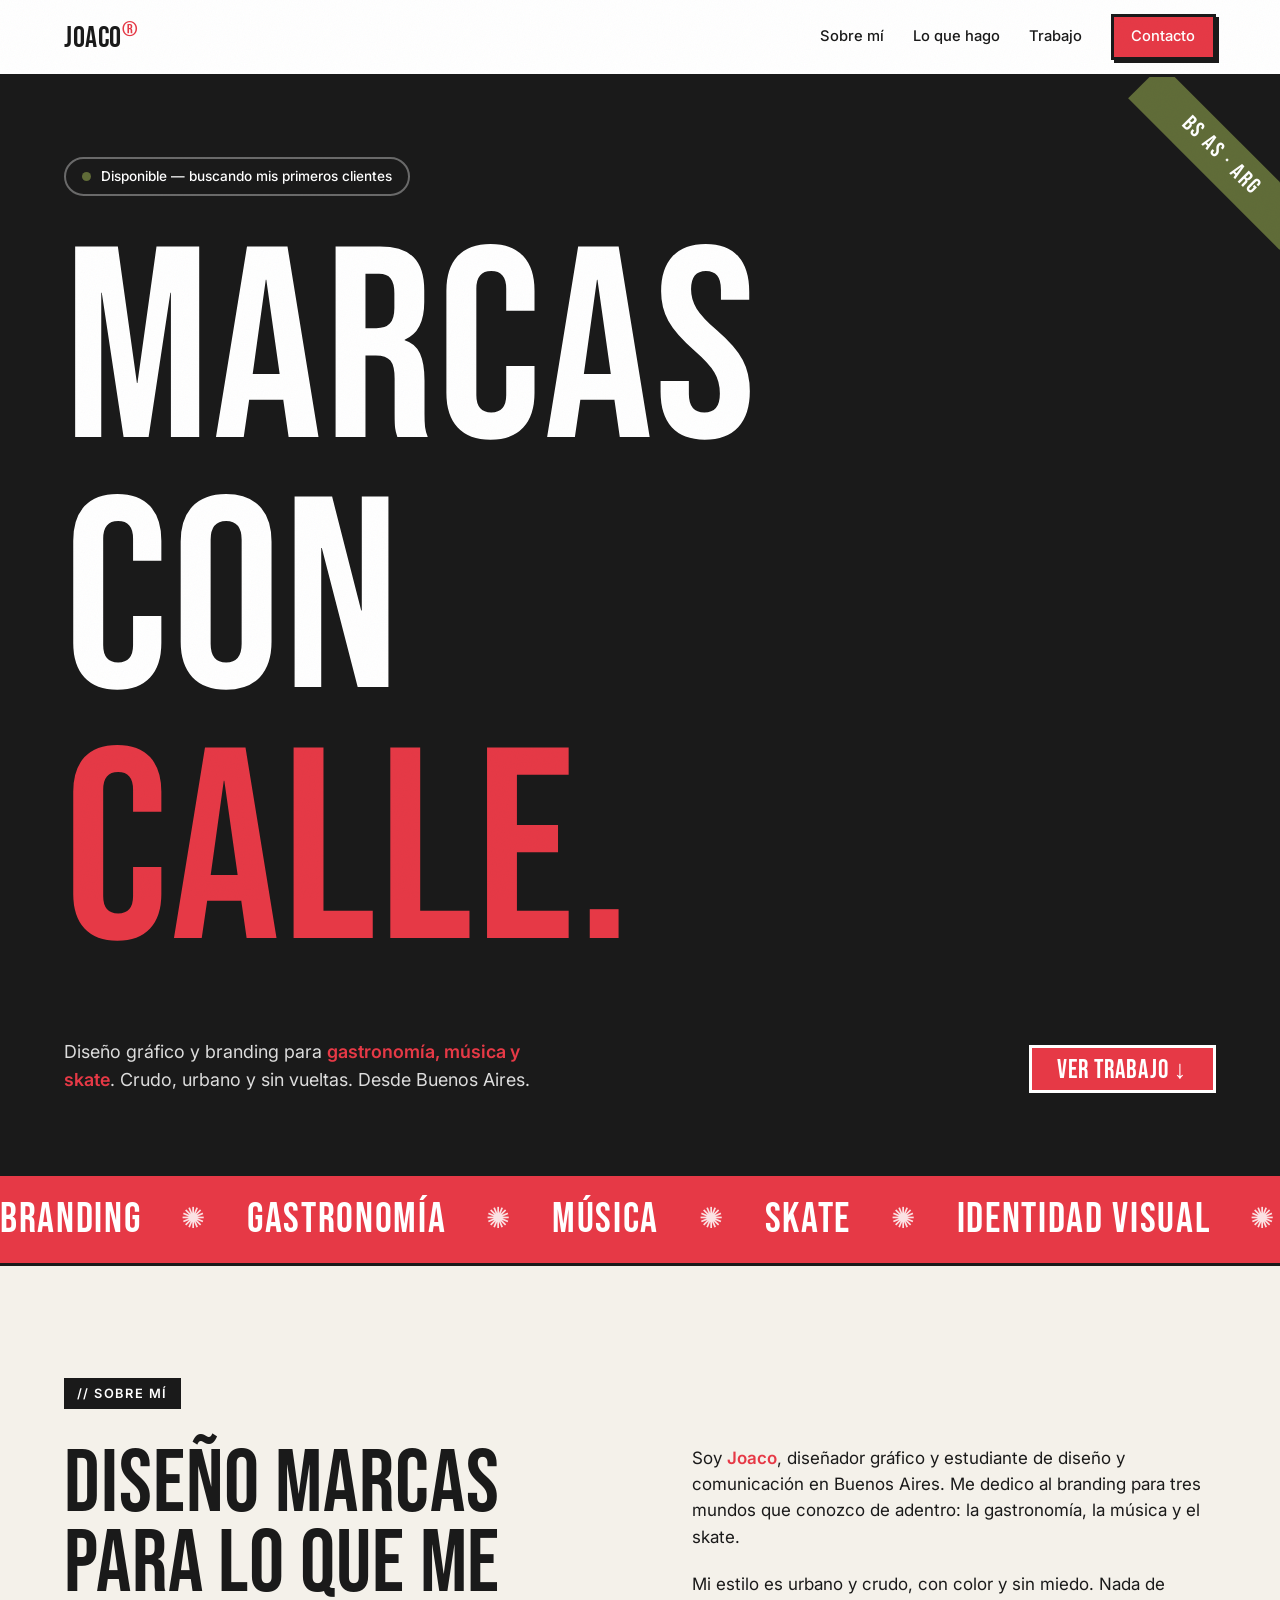
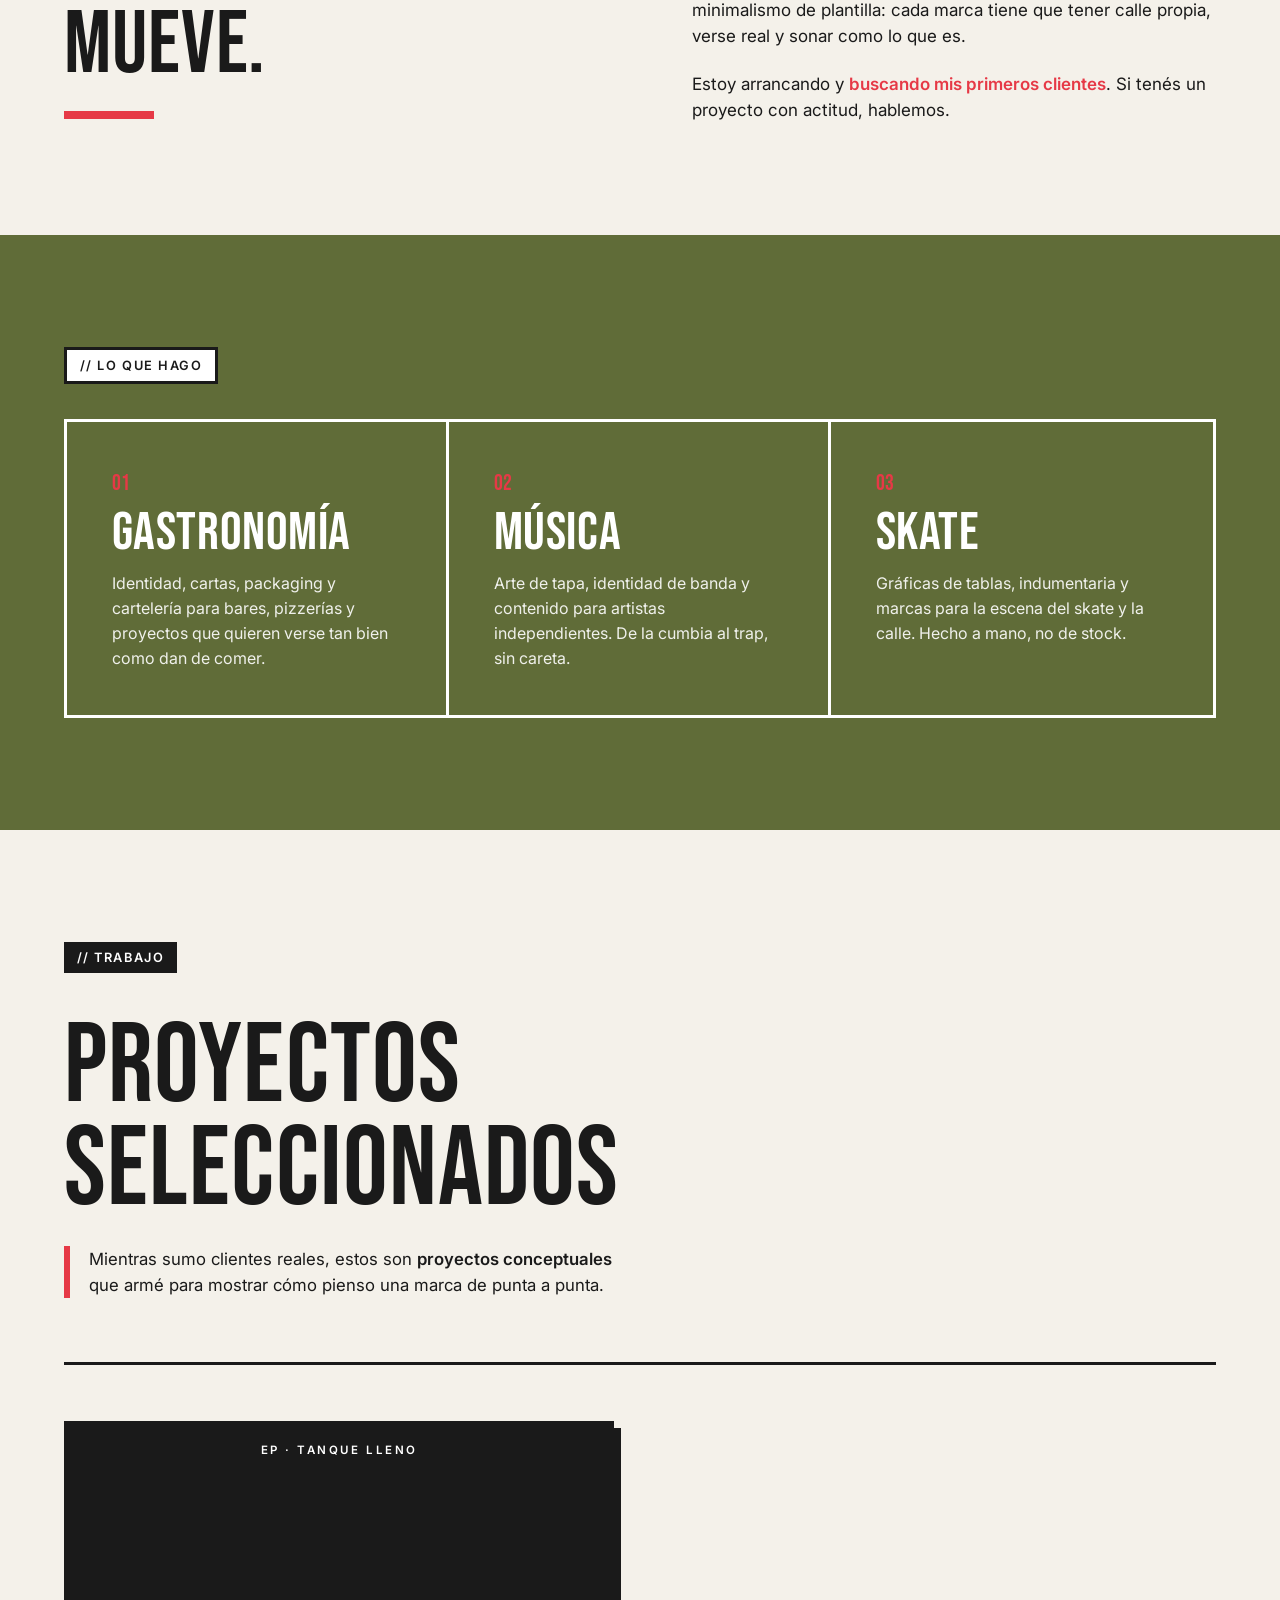
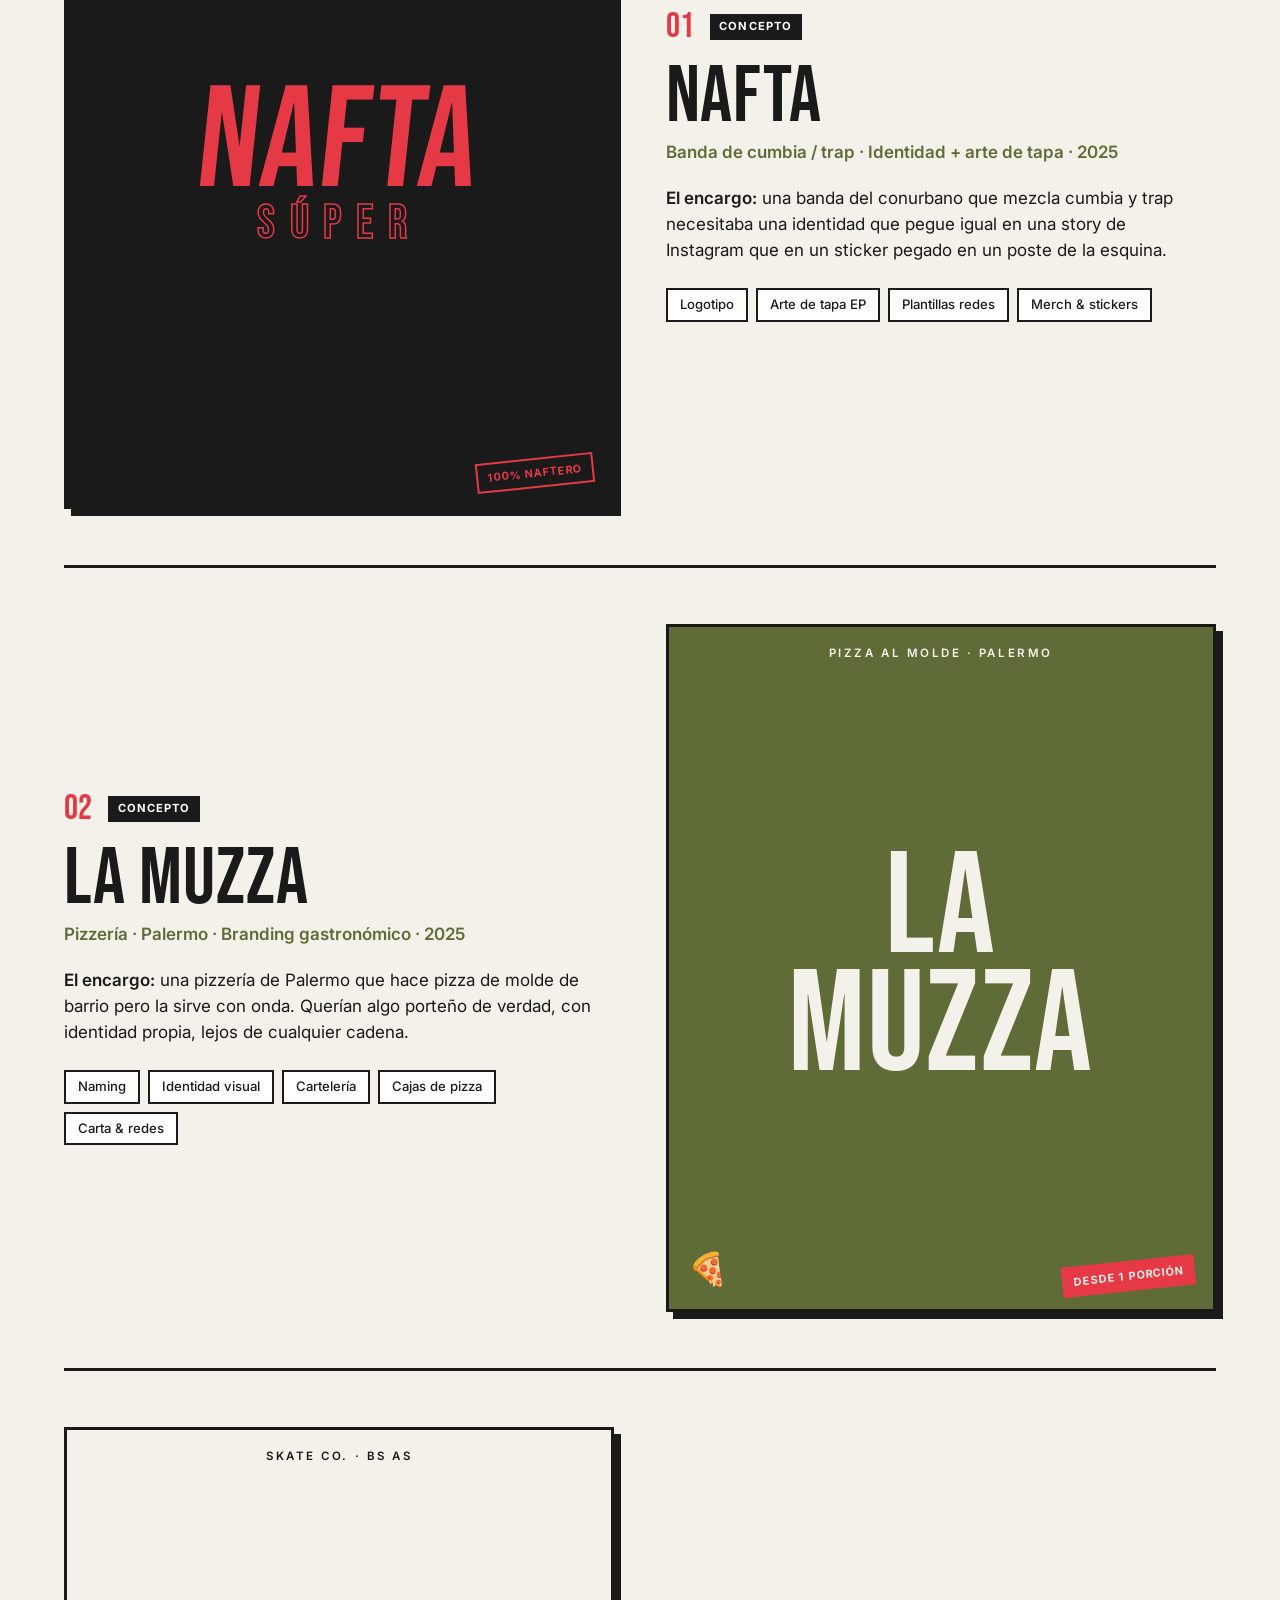
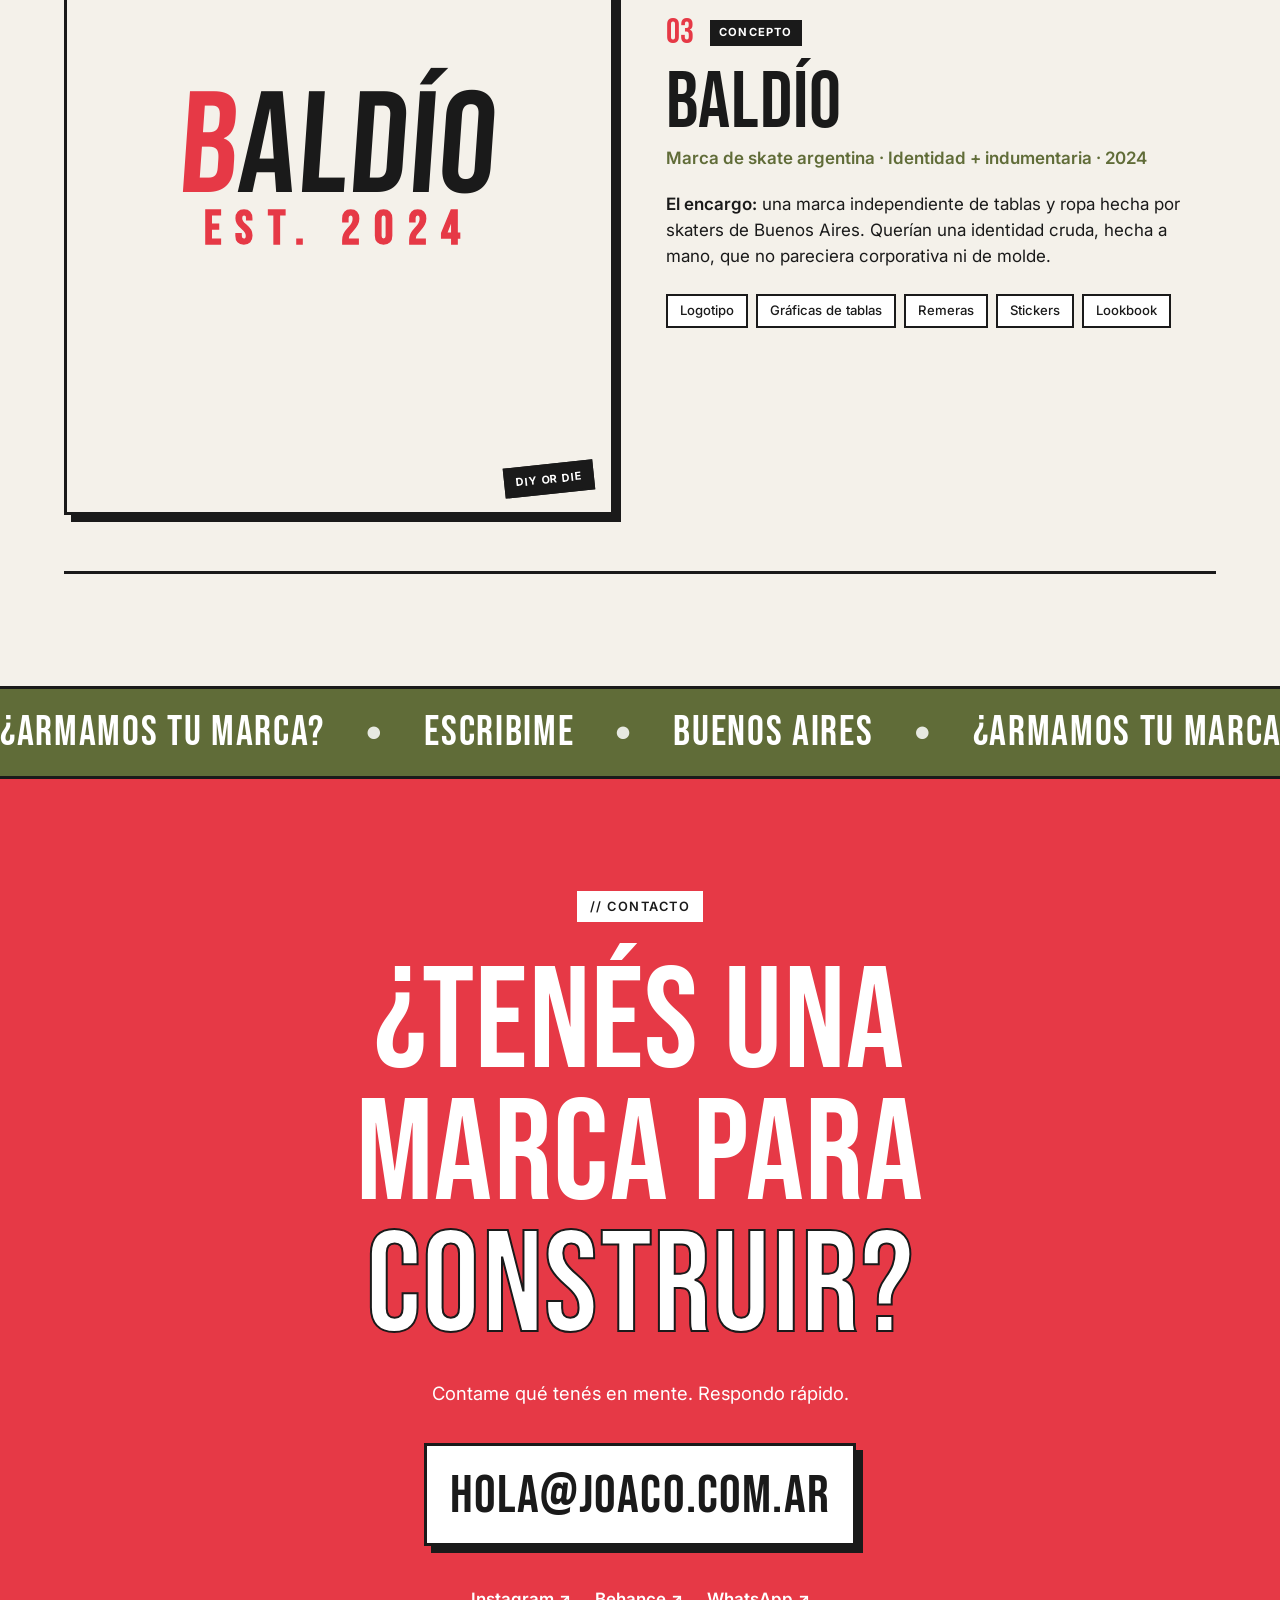
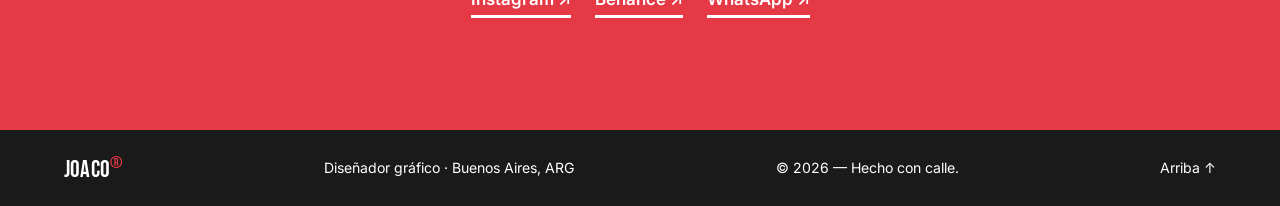
<file: index.html>
<!DOCTYPE html>
<html lang="es">
<head>
  <meta charset="UTF-8" />
  <meta name="viewport" content="width=device-width, initial-scale=1.0" />
  <title>JOACO — Diseñador gráfico · Buenos Aires</title>
  <meta name="description" content="Joaco, diseñador gráfico de Buenos Aires. Branding crudo y urbano para gastronomía, música y skate." />

  <link rel="preconnect" href="https://fonts.googleapis.com" />
  <link rel="preconnect" href="https://fonts.gstatic.com" crossorigin />
  <link href="https://fonts.googleapis.com/css2?family=Bebas+Neue&family=Inter:wght@400;500;600&display=swap" rel="stylesheet" />

  <link rel="stylesheet" href="styles.css" />
</head>
<body>
  <!-- ===== NAV ===== -->
  <header class="nav" id="top">
    <a class="logo" href="#top">JOACO<span class="logo-r">®</span></a>
    <nav class="nav-links" aria-label="Navegación principal">
      <a href="#sobre">Sobre mí</a>
      <a href="#hago">Lo que hago</a>
      <a href="#trabajo">Trabajo</a>
      <a href="#contacto" class="btn-nav">Contacto</a>
    </nav>
  </header>

  <main>
    <!-- ===== HERO ===== -->
    <section class="hero">
      <div class="hero-badge"><span class="dot"></span> Disponible — buscando mis primeros clientes</div>
      <h1 class="hero-title">Marcas<br />con<br /><span class="hl">calle.</span></h1>
      <div class="hero-bottom">
        <p class="hero-sub">
          Diseño gráfico y branding para <strong>gastronomía, música y skate</strong>.
          Crudo, urbano y sin vueltas. Desde Buenos Aires.
        </p>
        <a href="#trabajo" class="btn-big">Ver trabajo ↓</a>
      </div>
      <span class="hero-sticker">Bs As · ARG</span>
    </section>

    <!-- ===== TICKER ===== -->
    <div class="ticker ticker--red" aria-hidden="true">
      <div class="ticker-track">
        <span>BRANDING</span><span class="star">✺</span>
        <span>GASTRONOMÍA</span><span class="star">✺</span>
        <span>MÚSICA</span><span class="star">✺</span>
        <span>SKATE</span><span class="star">✺</span>
        <span>IDENTIDAD VISUAL</span><span class="star">✺</span>
        <span>PACKAGING</span><span class="star">✺</span>
        <span>BRANDING</span><span class="star">✺</span>
        <span>GASTRONOMÍA</span><span class="star">✺</span>
        <span>MÚSICA</span><span class="star">✺</span>
        <span>SKATE</span><span class="star">✺</span>
        <span>IDENTIDAD VISUAL</span><span class="star">✺</span>
        <span>PACKAGING</span><span class="star">✺</span>
      </div>
    </div>

    <!-- ===== SOBRE MÍ ===== -->
    <section class="about" id="sobre">
      <span class="tag">// Sobre mí</span>
      <div class="about-grid">
        <h2 class="about-h reveal">
          Diseño marcas para lo que me mueve.
        </h2>
        <div class="about-body reveal">
          <p>
            Soy <strong>Joaco</strong>, diseñador gráfico y estudiante de diseño
            y comunicación en Buenos Aires. Me dedico al branding para tres
            mundos que conozco de adentro: la gastronomía, la música y el skate.
          </p>
          <p>
            Mi estilo es urbano y crudo, con color y sin miedo. Nada de
            minimalismo de plantilla: cada marca tiene que tener calle propia,
            verse real y sonar como lo que es.
          </p>
          <p>
            Estoy arrancando y <strong>buscando mis primeros clientes</strong>.
            Si tenés un proyecto con actitud, hablemos.
          </p>
        </div>
      </div>
    </section>

    <!-- ===== LO QUE HAGO ===== -->
    <section class="hago" id="hago">
      <span class="tag tag--light">// Lo que hago</span>
      <div class="hago-list">
        <article class="hago-item reveal">
          <span class="hago-num">01</span>
          <h3>Gastronomía</h3>
          <p>Identidad, cartas, packaging y cartelería para bares, pizzerías y proyectos que quieren verse tan bien como dan de comer.</p>
        </article>
        <article class="hago-item reveal">
          <span class="hago-num">02</span>
          <h3>Música</h3>
          <p>Arte de tapa, identidad de banda y contenido para artistas independientes. De la cumbia al trap, sin careta.</p>
        </article>
        <article class="hago-item reveal">
          <span class="hago-num">03</span>
          <h3>Skate</h3>
          <p>Gráficas de tablas, indumentaria y marcas para la escena del skate y la calle. Hecho a mano, no de stock.</p>
        </article>
      </div>
    </section>

    <!-- ===== TRABAJO ===== -->
    <section class="work" id="trabajo">
      <div class="work-head">
        <span class="tag">// Trabajo</span>
        <h2 class="work-h reveal">Proyectos<br />seleccionados</h2>
        <p class="work-note reveal">
          Mientras sumo clientes reales, estos son <strong>proyectos conceptuales</strong>
          que armé para mostrar cómo pienso una marca de punta a punta.
        </p>
      </div>

      <!-- 01 · NAFTA -->
      <article class="project reveal">
        <div class="project-cover cover--nafta" aria-hidden="true">
          <span class="cover-kicker">EP · TANQUE LLENO</span>
          <span class="cover-mark">NAFTA</span>
          <span class="cover-super">SÚPER</span>
          <span class="cover-badge">100% NAFTERO</span>
        </div>
        <div class="project-info">
          <div class="project-top">
            <span class="project-idx">01</span>
            <span class="project-concept">Concepto</span>
          </div>
          <h3 class="project-name">NAFTA</h3>
          <p class="project-cat">Banda de cumbia / trap · Identidad + arte de tapa · 2025</p>
          <p class="project-brief">
            <strong>El encargo:</strong> una banda del conurbano que mezcla cumbia
            y trap necesitaba una identidad que pegue igual en una story de
            Instagram que en un sticker pegado en un poste de la esquina.
          </p>
          <ul class="project-tags">
            <li>Logotipo</li><li>Arte de tapa EP</li><li>Plantillas redes</li><li>Merch &amp; stickers</li>
          </ul>
        </div>
      </article>

      <!-- 02 · LA MUZZA -->
      <article class="project project--flip reveal">
        <div class="project-cover cover--muzza" aria-hidden="true">
          <span class="cover-kicker">PIZZA AL MOLDE · PALERMO</span>
          <span class="cover-mark">LA<br />MUZZA</span>
          <span class="cover-dot">🍕</span>
          <span class="cover-badge cover-badge--green">DESDE 1 PORCIÓN</span>
        </div>
        <div class="project-info">
          <div class="project-top">
            <span class="project-idx">02</span>
            <span class="project-concept">Concepto</span>
          </div>
          <h3 class="project-name">La Muzza</h3>
          <p class="project-cat">Pizzería · Palermo · Branding gastronómico · 2025</p>
          <p class="project-brief">
            <strong>El encargo:</strong> una pizzería de Palermo que hace pizza
            de molde de barrio pero la sirve con onda. Querían algo porteño de
            verdad, con identidad propia, lejos de cualquier cadena.
          </p>
          <ul class="project-tags">
            <li>Naming</li><li>Identidad visual</li><li>Cartelería</li><li>Cajas de pizza</li><li>Carta &amp; redes</li>
          </ul>
        </div>
      </article>

      <!-- 03 · BALDÍO -->
      <article class="project reveal">
        <div class="project-cover cover--baldio" aria-hidden="true">
          <span class="cover-kicker">SKATE CO. · BS AS</span>
          <span class="cover-mark">BALDÍO</span>
          <span class="cover-super cover-super--stroke">EST. 2024</span>
          <span class="cover-badge cover-badge--black">DIY OR DIE</span>
        </div>
        <div class="project-info">
          <div class="project-top">
            <span class="project-idx">03</span>
            <span class="project-concept">Concepto</span>
          </div>
          <h3 class="project-name">Baldío</h3>
          <p class="project-cat">Marca de skate argentina · Identidad + indumentaria · 2024</p>
          <p class="project-brief">
            <strong>El encargo:</strong> una marca independiente de tablas y ropa
            hecha por skaters de Buenos Aires. Querían una identidad cruda, hecha
            a mano, que no pareciera corporativa ni de molde.
          </p>
          <ul class="project-tags">
            <li>Logotipo</li><li>Gráficas de tablas</li><li>Remeras</li><li>Stickers</li><li>Lookbook</li>
          </ul>
        </div>
      </article>
    </section>

    <!-- ===== TICKER 2 ===== -->
    <div class="ticker ticker--green ticker--rev" aria-hidden="true">
      <div class="ticker-track">
        <span>¿ARMAMOS TU MARCA?</span><span class="star">●</span>
        <span>ESCRIBIME</span><span class="star">●</span>
        <span>BUENOS AIRES</span><span class="star">●</span>
        <span>¿ARMAMOS TU MARCA?</span><span class="star">●</span>
        <span>ESCRIBIME</span><span class="star">●</span>
        <span>BUENOS AIRES</span><span class="star">●</span>
        <span>¿ARMAMOS TU MARCA?</span><span class="star">●</span>
        <span>ESCRIBIME</span><span class="star">●</span>
        <span>BUENOS AIRES</span><span class="star">●</span>
      </div>
    </div>

    <!-- ===== CONTACTO ===== -->
    <section class="contact" id="contacto">
      <span class="tag tag--light">// Contacto</span>
      <h2 class="contact-h reveal">¿Tenés una<br />marca para<br /><span class="hl-w">construir?</span></h2>
      <p class="contact-sub reveal">Contame qué tenés en mente. Respondo rápido.</p>
      <a href="mailto:hola@joaco.com.ar" class="contact-mail reveal">hola@joaco.com.ar</a>
      <div class="contact-links reveal">
        <a href="#" target="_blank" rel="noopener">Instagram ↗</a>
        <a href="#" target="_blank" rel="noopener">Behance ↗</a>
        <a href="#" target="_blank" rel="noopener">WhatsApp ↗</a>
      </div>
    </section>
  </main>

  <footer class="footer">
    <span class="footer-logo">JOACO<span class="logo-r">®</span></span>
    <span>Diseñador gráfico · Buenos Aires, ARG</span>
    <span>© <span id="year"></span> — Hecho con calle.</span>
    <a href="#top" class="to-top">Arriba ↑</a>
  </footer>

  <script src="script.js"></script>
</body>
</html>
</file>
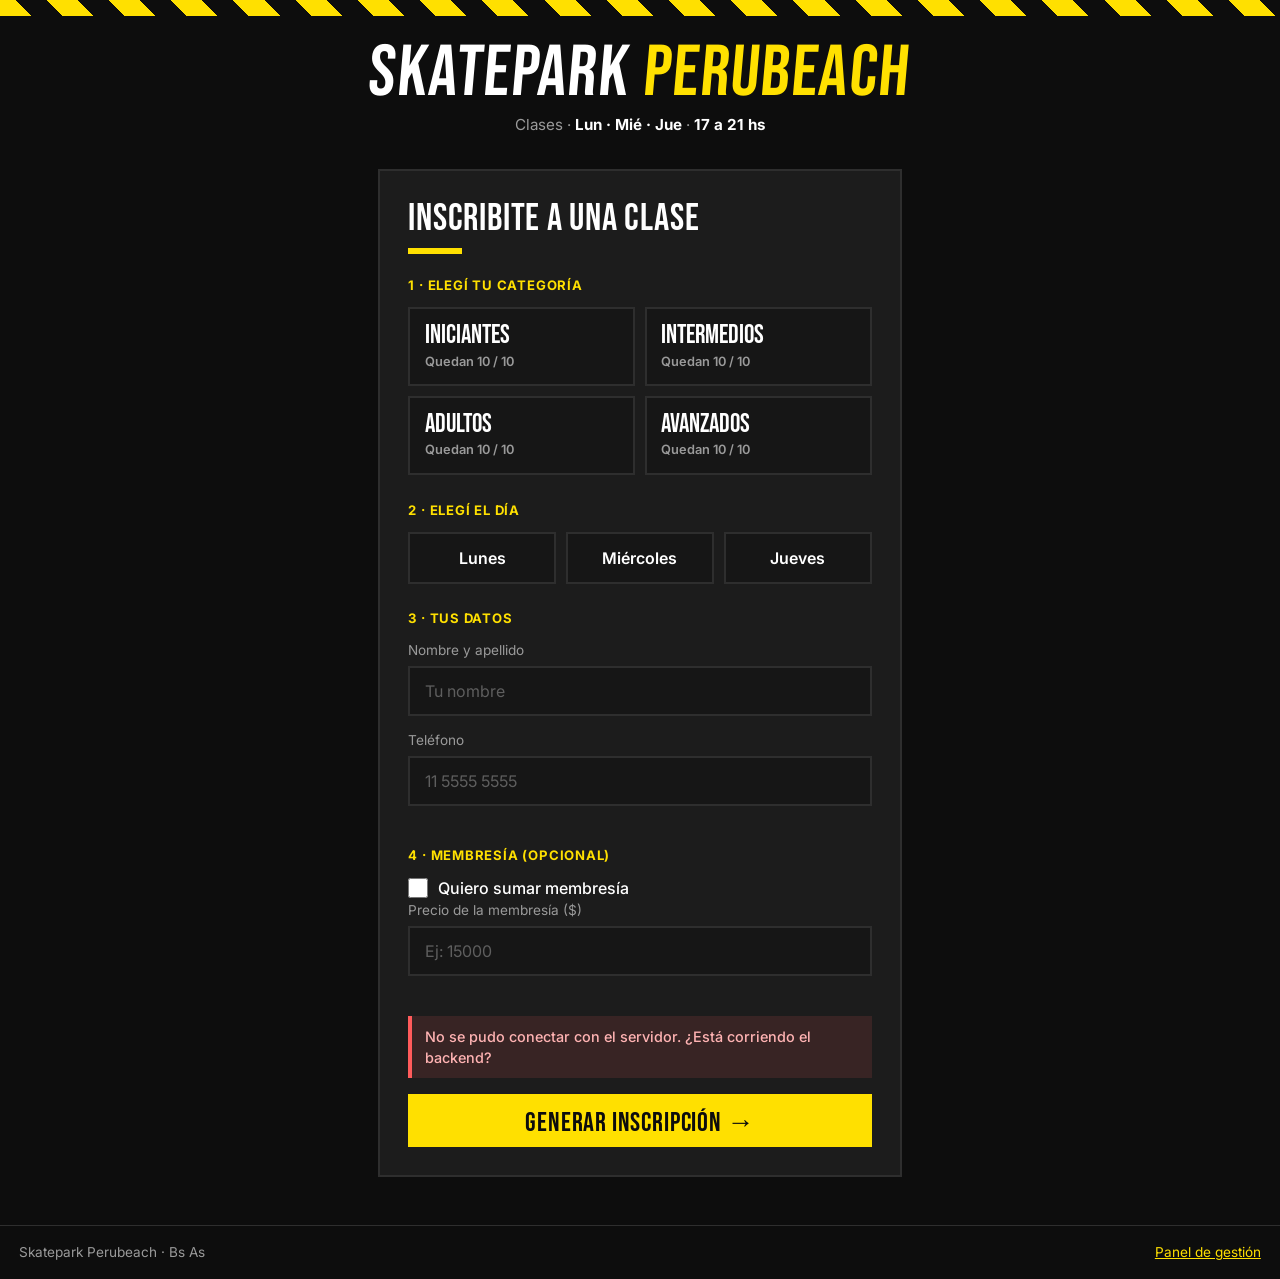
<file: skateparkrubeach/index.html>
<!DOCTYPE html>
<html lang="es">
<head>
  <meta charset="UTF-8" />
  <meta name="viewport" content="width=device-width, initial-scale=1.0" />
  <title>Skatepark Perubeach · Inscripción a clases</title>
  <meta name="description" content="Inscribite a las clases de Skatepark Perubeach. Lunes, miércoles y jueves de 17 a 21 hs." />
  <meta name="theme-color" content="#0d0d0d" />

  <link rel="preconnect" href="https://fonts.googleapis.com" />
  <link rel="preconnect" href="https://fonts.gstatic.com" crossorigin />
  <link href="https://fonts.googleapis.com/css2?family=Bebas+Neue&family=Inter:wght@400;500;600;700&display=swap" rel="stylesheet" />
  <link rel="stylesheet" href="styles.css" />
</head>
<body>
  <div class="stripe"></div>

  <header class="hd">
    <h1 class="hd-logo">SKATEPARK <span class="hd-logo-y">PERUBEACH</span></h1>
    <p class="hd-info">
      Clases · <strong>Lun · Mié · Jue</strong> · <strong>17 a 21 hs</strong>
    </p>
  </header>

  <main class="wrap">
    <!-- ===== FORM ===== -->
    <form id="form" class="card" novalidate>
      <h2 class="sec-title">Inscribite a una clase</h2>

      <!-- Categoría -->
      <fieldset class="field">
        <legend>1 · Elegí tu categoría</legend>
        <div class="cat-grid" id="cat-grid">
          <label class="cat-card">
            <input type="radio" name="category" value="Iniciantes" />
            <span class="cat-name">Iniciantes</span>
            <span class="cat-spots" data-cat="Iniciantes">–</span>
          </label>
          <label class="cat-card">
            <input type="radio" name="category" value="Intermedios" />
            <span class="cat-name">Intermedios</span>
            <span class="cat-spots" data-cat="Intermedios">–</span>
          </label>
          <label class="cat-card">
            <input type="radio" name="category" value="Adultos" />
            <span class="cat-name">Adultos</span>
            <span class="cat-spots" data-cat="Adultos">–</span>
          </label>
          <label class="cat-card">
            <input type="radio" name="category" value="Avanzados" />
            <span class="cat-name">Avanzados</span>
            <span class="cat-spots" data-cat="Avanzados">–</span>
          </label>
        </div>
      </fieldset>

      <!-- Día -->
      <fieldset class="field">
        <legend>2 · Elegí el día</legend>
        <div class="day-grid">
          <label class="day-card">
            <input type="radio" name="day" value="Lunes" />
            <span>Lunes</span>
          </label>
          <label class="day-card">
            <input type="radio" name="day" value="Miércoles" />
            <span>Miércoles</span>
          </label>
          <label class="day-card">
            <input type="radio" name="day" value="Jueves" />
            <span>Jueves</span>
          </label>
        </div>
      </fieldset>

      <!-- Datos -->
      <fieldset class="field">
        <legend>3 · Tus datos</legend>
        <label class="inp">
          <span>Nombre y apellido</span>
          <input type="text" name="name" autocomplete="name" placeholder="Tu nombre" />
        </label>
        <label class="inp">
          <span>Teléfono</span>
          <input type="tel" name="phone" autocomplete="tel" inputmode="tel" placeholder="11 5555 5555" />
        </label>
      </fieldset>

      <!-- Membresía (opcional) -->
      <fieldset class="field">
        <legend>4 · Membresía (opcional)</legend>
        <label class="check">
          <input type="checkbox" id="membresia" name="membresia" />
          <span>Quiero sumar membresía</span>
        </label>
        <label class="inp" id="precio-group" hidden>
          <span>Precio de la membresía ($)</span>
          <input type="number" id="precio" name="precio" min="0" step="100" inputmode="numeric" placeholder="Ej: 15000" />
        </label>
      </fieldset>

      <p class="form-error" id="error" role="alert" hidden></p>

      <button type="submit" class="btn-go">Generar inscripción →</button>
    </form>

    <!-- ===== SUCCESS ===== -->
    <section class="card success" id="success" hidden>
      <span class="success-tick">✓</span>
      <h2 class="sec-title">¡Casi listo, <span id="s-name">crack</span>!</h2>
      <p class="success-text">
        Guardamos tu lugar en <strong id="s-detail">–</strong>.
        Tocá el botón para <strong>confirmar por WhatsApp</strong> y listo.
      </p>
      <a id="wa-link" class="btn-wa" href="#" target="_blank" rel="noopener">
        Confirmar por WhatsApp
      </a>
      <button type="button" class="btn-ghost" id="reset">Inscribir a otra persona</button>
    </section>
  </main>

  <footer class="ft">
    <span>Skatepark Perubeach · Bs As</span>
    <a href="admin.html">Panel de gestión</a>
  </footer>

  <script src="store.js"></script>
  <script src="app.js"></script>
</body>
</html>
</file>
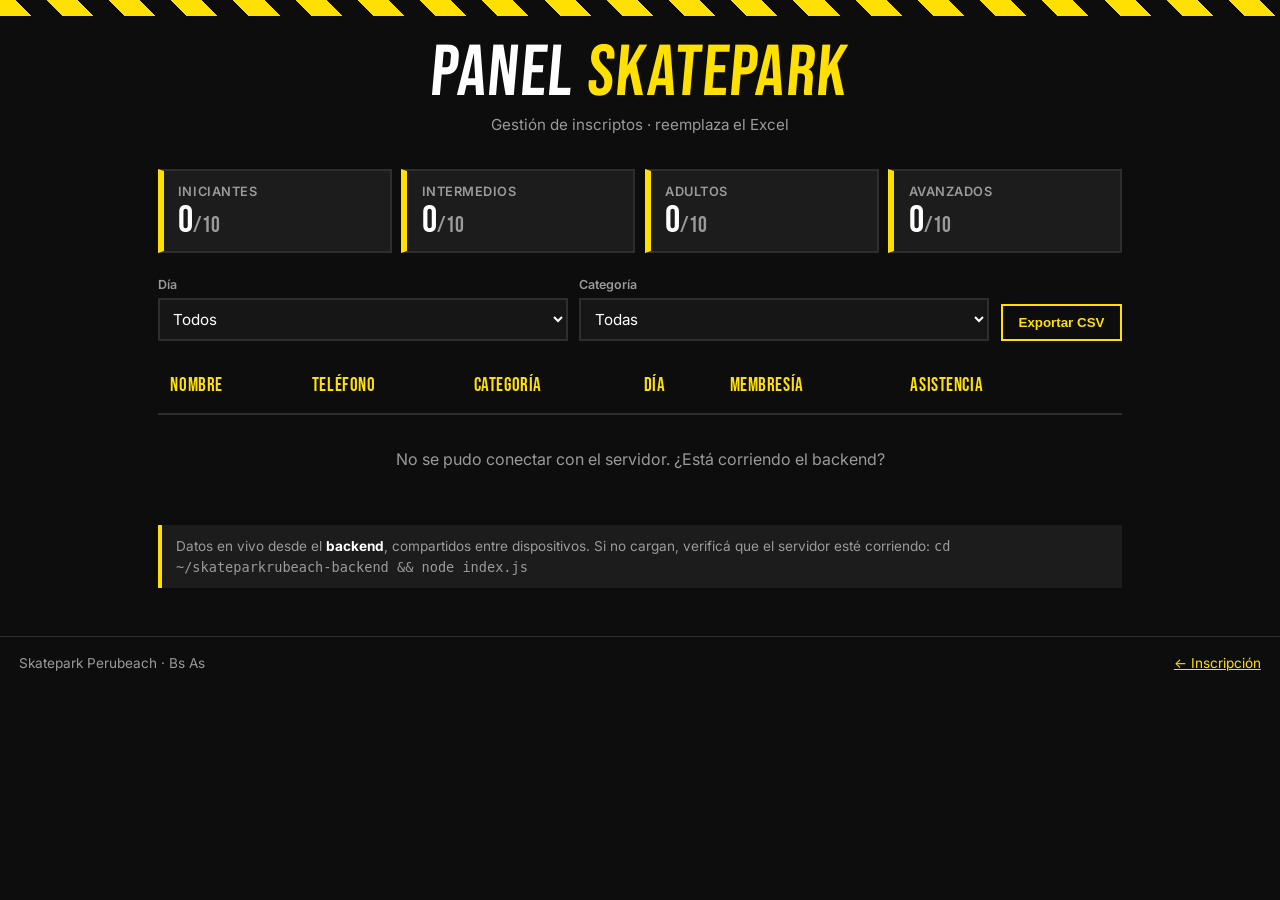
<file: skateparkrubeach/admin.html>
<!DOCTYPE html>
<html lang="es">
<head>
  <meta charset="UTF-8" />
  <meta name="viewport" content="width=device-width, initial-scale=1.0" />
  <title>Skatepark Perubeach · Panel de gestión</title>
  <meta name="theme-color" content="#0d0d0d" />

  <link rel="preconnect" href="https://fonts.googleapis.com" />
  <link rel="preconnect" href="https://fonts.gstatic.com" crossorigin />
  <link href="https://fonts.googleapis.com/css2?family=Bebas+Neue&family=Inter:wght@400;500;600;700&display=swap" rel="stylesheet" />
  <link rel="stylesheet" href="styles.css" />
</head>
<body>
  <div class="stripe"></div>

  <header class="hd">
    <h1 class="hd-logo">PANEL <span class="hd-logo-y">SKATEPARK</span></h1>
    <p class="hd-info">Gestión de inscriptos · reemplaza el Excel</p>
  </header>

  <main class="wrap wrap--wide">
    <!-- Resumen de cupos -->
    <section class="totals" id="totals"></section>

    <!-- Filtros -->
    <div class="toolbar">
      <label class="filter">
        <span>Día</span>
        <select id="f-day"><option value="">Todos</option></select>
      </label>
      <label class="filter">
        <span>Categoría</span>
        <select id="f-cat"><option value="">Todas</option></select>
      </label>
      <button type="button" class="btn-csv" id="export">Exportar CSV</button>
    </div>

    <!-- Tabla -->
    <div class="table-wrap">
      <table class="tbl">
        <thead>
          <tr>
            <th>Nombre</th>
            <th>Teléfono</th>
            <th>Categoría</th>
            <th>Día</th>
            <th>Membresía</th>
            <th>Asistencia</th>
            <th></th>
          </tr>
        </thead>
        <tbody id="rows"></tbody>
      </table>
      <p class="empty" id="empty" hidden>No hay inscriptos todavía.</p>
    </div>

    <p class="note">
      Datos en vivo desde el <strong>backend</strong>, compartidos entre dispositivos.
      Si no cargan, verificá que el servidor esté corriendo:
      <code>cd ~/skateparkrubeach-backend &amp;&amp; node index.js</code>
    </p>
  </main>

  <footer class="ft">
    <span>Skatepark Perubeach · Bs As</span>
    <a href="index.html">← Inscripción</a>
  </footer>

  <script src="store.js"></script>
  <script src="admin.js"></script>
</body>
</html>
</file>
<file: styles.css>
/* ============================================================
   JOACO · Diseñador gráfico — Buenos Aires
   Estilo: urbano, crudo, colorido (póster / zine / riso)
   Paleta exacta: #1A1A1A · #E63946 · #FFFFFF · #606C38
   Tipos: Bebas Neue (títulos) + Inter (cuerpo)
   ============================================================ */

:root {
  --black:  #1A1A1A;
  --red:    #E63946;
  --white:  #FFFFFF;
  --moss:   #606C38;

  --paper:  #f4f1ea;            /* blanco roto, base "papel" */
  --ink:    var(--black);
  --border: 3px solid var(--black);
  --shadow: 7px 7px 0 var(--black);
  --shadow-red: 7px 7px 0 var(--red);

  --pad:    clamp(1.25rem, 5vw, 5rem);
  --max:    1320px;
  --bebas:  'Bebas Neue', Impact, sans-serif;
  --inter:  'Inter', system-ui, sans-serif;
}

* { margin: 0; padding: 0; box-sizing: border-box; }

html { scroll-behavior: smooth; -webkit-text-size-adjust: 100%; }

body {
  background: var(--paper);
  color: var(--ink);
  font-family: var(--inter);
  font-size: 17px;
  line-height: 1.55;
  -webkit-font-smoothing: antialiased;
  overflow-x: hidden;
}

/* grano / textura cruda sobre todo */
body::after {
  content: '';
  position: fixed;
  inset: 0;
  z-index: 9000;
  pointer-events: none;
  opacity: 0.045;
  mix-blend-mode: multiply;
  background-image: url("data:image/svg+xml,%3Csvg xmlns='http://www.w3.org/2000/svg' width='140' height='140'%3E%3Cfilter id='n'%3E%3CfeTurbulence type='fractalNoise' baseFrequency='0.85' numOctaves='2' stitchTiles='stitch'/%3E%3C/filter%3E%3Crect width='100%25' height='100%25' filter='url(%23n)'/%3E%3C/svg%3E");
}

::selection { background: var(--red); color: var(--white); }

a { color: inherit; text-decoration: none; }
strong { font-weight: 600; }

/* Tipo display */
.hero-title, .about-h, .hago-item h3, .work-h, .project-name,
.contact-h, .cover-mark, .cover-super, .logo, .footer-logo, .btn-big {
  font-family: var(--bebas);
  font-weight: 400;
  letter-spacing: 0.01em;
  line-height: 0.92;
}

/* ===== NAV ===== */
.nav {
  position: sticky;
  top: 0;
  z-index: 100;
  display: flex;
  align-items: center;
  justify-content: space-between;
  padding: 0.85rem var(--pad);
  background: var(--white);
  border-bottom: var(--border);
}
.logo { font-size: 1.9rem; letter-spacing: 0.02em; }
.logo-r { color: var(--red); font-size: 0.7em; vertical-align: super; }

.nav-links { display: flex; align-items: center; gap: 1.8rem; }
.nav-links a {
  font-size: 0.92rem;
  font-weight: 500;
  position: relative;
}
.nav-links a:not(.btn-nav)::after {
  content: '';
  position: absolute;
  left: 0; bottom: -5px;
  height: 3px; width: 0;
  background: var(--red);
  transition: width 0.25s ease;
}
.nav-links a:not(.btn-nav):hover::after { width: 100%; }

.btn-nav {
  background: var(--red);
  color: var(--white);
  padding: 0.55rem 1.1rem;
  border: var(--border);
  font-weight: 600;
  box-shadow: 3px 3px 0 var(--black);
  transition: transform 0.12s ease, box-shadow 0.12s ease;
}
.btn-nav:hover { transform: translate(-2px, -2px); box-shadow: 5px 5px 0 var(--black); }
.btn-nav:active { transform: translate(2px, 2px); box-shadow: 1px 1px 0 var(--black); }

/* ===== layout ===== */
section { max-width: var(--max); margin-inline: auto; padding: clamp(4rem, 9vw, 7rem) var(--pad); }

.tag {
  display: inline-block;
  font-family: var(--inter);
  font-size: 0.8rem;
  font-weight: 600;
  letter-spacing: 0.12em;
  text-transform: uppercase;
  background: var(--black);
  color: var(--white);
  padding: 0.35rem 0.8rem;
  margin-bottom: 2.2rem;
}
.tag--light { background: var(--white); color: var(--black); border: var(--border); }

.hl { color: var(--red); }
.hl-w { color: var(--white); -webkit-text-stroke: 2px var(--black); }

/* ===== HERO ===== */
.hero {
  background: var(--black);
  color: var(--white);
  max-width: none;
  margin: 0;
  position: relative;
  padding-top: clamp(3rem, 7vw, 5rem);
  padding-bottom: clamp(3rem, 7vw, 5rem);
  overflow: hidden;
}
.hero-badge {
  display: inline-flex;
  align-items: center;
  gap: 0.6rem;
  font-size: 0.85rem;
  font-weight: 500;
  border: 2px solid rgba(255,255,255,0.35);
  border-radius: 100px;
  padding: 0.45rem 1rem;
  margin-bottom: 2.2rem;
}
.dot { width: 9px; height: 9px; border-radius: 50%; background: var(--moss); box-shadow: 0 0 0 0 var(--moss); animation: pulse 2s infinite; }
@keyframes pulse {
  0%   { box-shadow: 0 0 0 0 rgba(96,108,56,0.7); }
  70%  { box-shadow: 0 0 0 10px rgba(96,108,56,0); }
  100% { box-shadow: 0 0 0 0 rgba(96,108,56,0); }
}
.hero-title {
  font-size: clamp(5rem, 23vw, 17rem);
  letter-spacing: 0.01em;
  text-transform: uppercase;
}
.hero-bottom {
  display: flex;
  flex-wrap: wrap;
  align-items: flex-end;
  justify-content: space-between;
  gap: 1.8rem;
  margin-top: clamp(2rem, 5vw, 3.5rem);
}
.hero-sub { max-width: 46ch; font-size: 1.12rem; color: rgba(255,255,255,0.85); }
.hero-sub strong { color: var(--red); }

.btn-big {
  font-size: 1.6rem;
  text-transform: uppercase;
  letter-spacing: 0.04em;
  background: var(--red);
  color: var(--white);
  padding: 0.7rem 1.6rem 0.5rem;
  border: 3px solid var(--white);
  box-shadow: var(--shadow);
  white-space: nowrap;
  transition: transform 0.12s ease, box-shadow 0.12s ease, background 0.2s ease;
}
.btn-big:hover { transform: translate(-3px,-3px); box-shadow: 10px 10px 0 var(--black); }
.btn-big:active { transform: translate(3px,3px); box-shadow: 2px 2px 0 var(--black); }

.hero-sticker {
  position: absolute;
  top: 3.5rem; right: -3rem;
  font-family: var(--bebas);
  font-size: 1.4rem;
  letter-spacing: 0.1em;
  background: var(--moss);
  color: var(--white);
  padding: 0.4rem 3.5rem;
  transform: rotate(45deg);
}

/* ===== TICKER ===== */
.ticker {
  border-top: var(--border);
  border-bottom: var(--border);
  overflow: hidden;
  white-space: nowrap;
  padding: 0.7rem 0;
}
.ticker--red   { background: var(--red);  color: var(--white); }
.ticker--green { background: var(--moss); color: var(--white); }
.ticker-track {
  display: inline-flex;
  align-items: center;
  gap: 2.5rem;
  font-family: var(--bebas);
  font-size: clamp(1.6rem, 4vw, 2.6rem);
  letter-spacing: 0.04em;
  animation: marquee 28s linear infinite;
}
.ticker--rev .ticker-track { animation-direction: reverse; }
.ticker .star { font-size: 0.7em; opacity: 0.85; }
@keyframes marquee { to { transform: translateX(-50%); } }

/* ===== SOBRE MÍ ===== */
.about-grid { display: grid; grid-template-columns: 1.05fr 1fr; gap: clamp(2rem, 6vw, 5rem); }
.about-h {
  font-size: clamp(2.8rem, 7vw, 5.5rem);
  text-transform: uppercase;
}
.about-h::after { content: ''; display: block; width: 90px; height: 8px; background: var(--red); margin-top: 1.5rem; }
.about-body p { margin-bottom: 1.3rem; }
.about-body p:last-child { margin-bottom: 0; }
.about-body strong { color: var(--red); }

/* ===== LO QUE HAGO ===== */
.hago {
  background: var(--moss);
  color: var(--white);
  max-width: none;
  margin: 0;
  padding-inline: max(var(--pad), calc((100% - var(--max)) / 2));
}
.hago-list {
  display: grid;
  grid-template-columns: repeat(3, 1fr);
  gap: 0;
  border: var(--border);
  border-color: var(--white);
}
.hago-item {
  padding: clamp(1.8rem, 4vw, 2.8rem);
  border-right: 3px solid var(--white);
  transition: background 0.2s ease;
}
.hago-item:last-child { border-right: none; }
.hago-item:hover { background: rgba(0,0,0,0.18); }
.hago-num { font-family: var(--bebas); font-size: 1.4rem; color: var(--red); -webkit-text-stroke: 0; }
.hago-item h3 { font-size: clamp(2.4rem, 5vw, 3.4rem); text-transform: uppercase; margin: 0.4rem 0 0.8rem; }
.hago-item p { color: rgba(255,255,255,0.9); font-size: 1rem; }

/* ===== TRABAJO ===== */
.work-head { margin-bottom: clamp(2.5rem, 6vw, 4rem); }
.work-h { font-size: clamp(3rem, 9vw, 7rem); text-transform: uppercase; margin: 0.5rem 0 1.5rem; }
.work-note {
  max-width: 52ch;
  font-size: 1.05rem;
  border-left: 6px solid var(--red);
  padding-left: 1.2rem;
}

.project {
  display: grid;
  grid-template-columns: 1fr 1fr;
  gap: clamp(1.5rem, 4vw, 3.5rem);
  align-items: center;
  padding: clamp(2rem, 5vw, 3.5rem) 0;
  border-top: var(--border);
}
.project:last-child { border-bottom: var(--border); }
.project--flip .project-cover { order: 2; }

/* ---- covers ---- */
.project-cover {
  aspect-ratio: 4 / 5;
  border: var(--border);
  box-shadow: var(--shadow);
  position: relative;
  overflow: hidden;
  display: flex;
  flex-direction: column;
  justify-content: center;
  align-items: center;
  text-align: center;
  padding: 1.5rem;
  transition: transform 0.18s ease, box-shadow 0.18s ease;
}
.project:hover .project-cover { transform: translate(-4px,-4px) rotate(-0.6deg); box-shadow: 12px 12px 0 var(--red); }

.cover-kicker {
  position: absolute;
  top: 1.1rem; left: 0; right: 0;
  font-family: var(--inter);
  font-size: 0.72rem;
  font-weight: 600;
  letter-spacing: 0.22em;
  text-transform: uppercase;
}
.cover-mark { font-size: clamp(4rem, 16vw, 9rem); text-transform: uppercase; line-height: 0.82; }
.cover-super { font-size: clamp(1.6rem, 6vw, 3rem); letter-spacing: 0.3em; text-transform: uppercase; }
.cover-super--stroke { color: transparent; -webkit-text-stroke: 1.5px currentColor; }
.cover-badge {
  position: absolute;
  bottom: 1.1rem; right: 1.1rem;
  font-family: var(--inter);
  font-size: 0.68rem;
  font-weight: 700;
  letter-spacing: 0.08em;
  text-transform: uppercase;
  padding: 0.3rem 0.6rem;
  border: 2px solid currentColor;
  transform: rotate(-6deg);
}
.cover-dot { position: absolute; bottom: 1rem; left: 1.2rem; font-size: 2rem; }

/* NAFTA — rojo sobre negro, sticker crudo */
.cover--nafta { background: var(--black); color: var(--white); }
.cover--nafta .cover-mark { color: var(--red); transform: skewX(-6deg); }
.cover--nafta .cover-super { color: var(--white); -webkit-text-stroke: 1.5px var(--red); color: transparent; }
.cover--nafta .cover-badge { color: var(--red); border-color: var(--red); }

/* LA MUZZA — verde musgo, cálido y porteño */
.cover--muzza { background: var(--moss); color: var(--paper); }
.cover--muzza .cover-mark { color: var(--paper); }
.cover--muzza .cover-mark::after { content: ''; }
.cover--muzza .cover-badge--green { color: var(--paper); border-color: var(--paper); background: var(--red); border-color: var(--red); }

/* BALDÍO — blanco/negro spray, DIY */
.cover--baldio { background: var(--paper); color: var(--black); }
.cover--baldio .cover-mark { color: var(--black); transform: skewX(-4deg); }
.cover--baldio .cover-mark::first-letter { color: var(--red); }
.cover--baldio .cover-super--stroke { color: var(--red); -webkit-text-stroke: 1.5px var(--red); }
.cover--baldio .cover-badge--black { background: var(--black); color: var(--white); border-color: var(--black); }

/* ---- info ---- */
.project-top { display: flex; align-items: center; gap: 1rem; margin-bottom: 1rem; }
.project-idx { font-family: var(--bebas); font-size: 2.2rem; color: var(--red); line-height: 1; }
.project-concept {
  font-size: 0.7rem;
  font-weight: 700;
  letter-spacing: 0.1em;
  text-transform: uppercase;
  background: var(--black);
  color: var(--white);
  padding: 0.25rem 0.6rem;
}
.project-name { font-size: clamp(3rem, 8vw, 5rem); text-transform: uppercase; }
.project-cat { font-weight: 600; color: var(--moss); margin: 0.3rem 0 1.2rem; }
.project-brief { max-width: 48ch; margin-bottom: 1.5rem; }
.project-tags { list-style: none; display: flex; flex-wrap: wrap; gap: 0.5rem; }
.project-tags li {
  font-size: 0.82rem;
  font-weight: 500;
  border: 2px solid var(--black);
  padding: 0.3rem 0.75rem;
  background: var(--white);
}

/* ===== CONTACTO ===== */
.contact {
  background: var(--red);
  color: var(--white);
  max-width: none;
  margin: 0;
  text-align: center;
  padding-top: clamp(4rem, 9vw, 7rem);
  padding-bottom: clamp(4rem, 9vw, 7rem);
}
.contact > .tag { background: var(--white); color: var(--black); border: none; }
.contact-h { font-size: clamp(3.2rem, 13vw, 9rem); text-transform: uppercase; }
.contact-sub { font-size: 1.15rem; margin: 1.5rem 0 2.2rem; }
.contact-mail {
  display: inline-block;
  font-family: var(--bebas);
  font-size: clamp(1.8rem, 6vw, 3.4rem);
  letter-spacing: 0.02em;
  background: var(--white);
  color: var(--black);
  padding: 0.5rem 1.4rem 0.3rem;
  border: var(--border);
  box-shadow: 7px 7px 0 var(--black);
  transition: transform 0.12s ease, box-shadow 0.12s ease;
}
.contact-mail:hover { transform: translate(-3px,-3px); box-shadow: 11px 11px 0 var(--black); }
.contact-links { display: flex; flex-wrap: wrap; justify-content: center; gap: 1.5rem; margin-top: 2.5rem; }
.contact-links a { font-weight: 600; border-bottom: 3px solid var(--white); padding-bottom: 3px; }
.contact-links a:hover { color: var(--black); border-color: var(--black); }

/* ===== FOOTER ===== */
.footer {
  background: var(--black);
  color: var(--white);
  display: flex;
  flex-wrap: wrap;
  align-items: center;
  justify-content: space-between;
  gap: 1rem 2rem;
  padding: 1.6rem var(--pad);
  font-size: 0.88rem;
}
.footer-logo { font-size: 1.5rem; }
.to-top:hover { color: var(--red); }

/* ===== reveal ===== */
.reveal { opacity: 0; transform: translateY(20px); transition: opacity 0.5s ease, transform 0.5s ease; }
.reveal.in { opacity: 1; transform: none; }

/* ===== responsive ===== */
@media (max-width: 880px) {
  .nav-links { display: none; }
  .about-grid { grid-template-columns: 1fr; gap: 2rem; }
  .hago-list { grid-template-columns: 1fr; }
  .hago-item { border-right: none; border-bottom: 3px solid var(--white); }
  .hago-item:last-child { border-bottom: none; }
  .project { grid-template-columns: 1fr; gap: 1.8rem; }
  .project--flip .project-cover { order: 0; }
  .project-cover { aspect-ratio: 4 / 3; max-width: 420px; }
  .hero-sticker { display: none; }
}

@media (prefers-reduced-motion: reduce) {
  html { scroll-behavior: auto; }
  .ticker-track { animation: none; }
  .dot { animation: none; }
  .reveal { opacity: 1; transform: none; transition: none; }
}
</file>
<file: skateparkrubeach/styles.css>
/* ============================================================
   Skatepark Perubeach · sistema de inscripción
   Estilo: urbano / skate · negro, blanco y amarillo · mobile-first
   Títulos: Bebas Neue · Cuerpo: Inter
   ============================================================ */

:root {
  --black:  #0d0d0d;
  --ink:    #161616;
  --panel:  #1c1c1c;
  --yellow: #ffe000;
  --white:  #ffffff;
  --muted:  #9a9a9a;
  --line:   #2e2e2e;
  --danger: #ff5b5b;

  --bebas: 'Bebas Neue', Impact, sans-serif;
  --inter: 'Inter', system-ui, sans-serif;
}

* { margin: 0; padding: 0; box-sizing: border-box; }
html { -webkit-text-size-adjust: 100%; }

body {
  background: var(--black);
  color: var(--white);
  font-family: var(--inter);
  font-size: 16px;
  line-height: 1.5;
  -webkit-font-smoothing: antialiased;
}

a { color: var(--yellow); }
::selection { background: var(--yellow); color: var(--black); }

/* cinta de peligro */
.stripe {
  height: 16px;
  background: repeating-linear-gradient(45deg, var(--yellow) 0 22px, var(--black) 22px 44px);
}

/* ===== header ===== */
.hd { text-align: center; padding: 1.6rem 1.2rem 0.6rem; }
.hd-logo {
  font-family: var(--bebas);
  font-weight: 400;
  font-size: clamp(2.6rem, 11vw, 4.5rem);
  line-height: 0.9;
  letter-spacing: 0.02em;
  transform: skewX(-5deg);
}
.hd-logo-y { color: var(--yellow); }
.hd-info { color: var(--muted); font-size: 0.95rem; margin-top: 0.5rem; }
.hd-info strong { color: var(--white); }

/* ===== layout ===== */
.wrap { max-width: 560px; margin: 0 auto; padding: 1.4rem 1.1rem 3rem; }
.wrap--wide { max-width: 1000px; }

.card {
  background: var(--panel);
  border: 2px solid var(--line);
  padding: clamp(1.1rem, 4vw, 1.8rem);
}

.sec-title {
  font-family: var(--bebas);
  font-weight: 400;
  font-size: clamp(1.8rem, 6vw, 2.4rem);
  letter-spacing: 0.02em;
  line-height: 1;
  margin-bottom: 1.4rem;
}
.sec-title::after { content: ''; display: block; width: 54px; height: 6px; background: var(--yellow); margin-top: 0.6rem; }

/* ===== form ===== */
.field { border: none; margin-bottom: 1.6rem; }
.field legend {
  font-weight: 700;
  font-size: 0.82rem;
  letter-spacing: 0.06em;
  text-transform: uppercase;
  color: var(--yellow);
  margin-bottom: 0.7rem;
}

/* categorías */
.cat-grid { display: grid; grid-template-columns: repeat(2, 1fr); gap: 0.6rem; }
.cat-card {
  position: relative;
  display: flex;
  flex-direction: column;
  gap: 0.2rem;
  padding: 0.85rem 0.9rem;
  background: var(--ink);
  border: 2px solid var(--line);
  cursor: pointer;
  transition: border-color 0.15s ease, background 0.15s ease, transform 0.1s ease;
}
.cat-card input { position: absolute; opacity: 0; pointer-events: none; }
.cat-name { font-family: var(--bebas); font-size: 1.6rem; line-height: 1; }
.cat-spots { font-size: 0.8rem; color: var(--muted); font-weight: 600; }
.cat-card:active { transform: scale(0.98); }
.cat-card:has(input:focus-visible) { outline: 3px solid var(--yellow); outline-offset: 2px; }
.cat-card:has(input:checked) { background: var(--yellow); border-color: var(--yellow); color: var(--black); }
.cat-card:has(input:checked) .cat-spots { color: rgba(0, 0, 0, 0.7); }
.cat-card.is-full { opacity: 0.45; cursor: not-allowed; }
.cat-card.is-full .cat-spots { color: var(--danger); }

/* días */
.day-grid { display: grid; grid-template-columns: repeat(3, 1fr); gap: 0.6rem; }
.day-card {
  position: relative;
  text-align: center;
  padding: 0.75rem 0.4rem;
  background: var(--ink);
  border: 2px solid var(--line);
  font-weight: 600;
  cursor: pointer;
  transition: border-color 0.15s ease, background 0.15s ease, transform 0.1s ease;
}
.day-card input { position: absolute; opacity: 0; pointer-events: none; }
.day-card:active { transform: scale(0.98); }
.day-card:has(input:focus-visible) { outline: 3px solid var(--yellow); outline-offset: 2px; }
.day-card:has(input:checked) { background: var(--yellow); border-color: var(--yellow); color: var(--black); }

/* inputs */
.inp { display: block; margin-bottom: 0.9rem; }
.inp span { display: block; font-size: 0.85rem; color: var(--muted); margin-bottom: 0.35rem; }
.inp input {
  width: 100%;
  padding: 0.8rem 0.9rem;
  background: var(--ink);
  border: 2px solid var(--line);
  color: var(--white);
  font-family: var(--inter);
  font-size: 1rem;
}
.inp input::placeholder { color: #5e5e5e; }
.inp input:focus { outline: none; border-color: var(--yellow); }

.check { display: flex; align-items: center; gap: 0.6rem; cursor: pointer; font-weight: 500; }
.check input { width: 20px; height: 20px; accent-color: var(--yellow); cursor: pointer; }

.form-error {
  background: rgba(255, 91, 91, 0.12);
  border-left: 4px solid var(--danger);
  color: #ffb3b3;
  padding: 0.6rem 0.8rem;
  font-size: 0.9rem;
  font-weight: 500;
  margin-bottom: 1rem;
}

/* botón principal */
.btn-go {
  width: 100%;
  font-family: var(--bebas);
  font-size: 1.7rem;
  letter-spacing: 0.03em;
  background: var(--yellow);
  color: var(--black);
  border: none;
  padding: 0.7rem 1rem 0.5rem;
  cursor: pointer;
  transition: transform 0.1s ease, filter 0.15s ease;
}
.btn-go:hover { filter: brightness(1.05); }
.btn-go:active { transform: scale(0.99); }

/* ===== success ===== */
.success { text-align: center; margin-top: 1rem; }
.success-tick {
  display: inline-grid;
  place-items: center;
  width: 64px; height: 64px;
  border-radius: 50%;
  background: var(--yellow);
  color: var(--black);
  font-size: 2.2rem;
  font-weight: 700;
  margin-bottom: 1rem;
}
.success .sec-title::after { margin-inline: auto; }
.success-text { color: var(--muted); margin: 0.5rem 0 1.4rem; }
.success-text strong { color: var(--white); }
.btn-wa {
  display: block;
  font-family: var(--bebas);
  font-size: 1.6rem;
  letter-spacing: 0.03em;
  background: var(--yellow);
  color: var(--black);
  padding: 0.7rem 1rem 0.5rem;
  text-decoration: none;
  margin-bottom: 0.8rem;
}
.btn-ghost {
  width: 100%;
  background: none;
  border: 2px solid var(--line);
  color: var(--white);
  padding: 0.6rem;
  font-size: 0.95rem;
  font-weight: 600;
  cursor: pointer;
}
.btn-ghost:hover { border-color: var(--yellow); color: var(--yellow); }

/* ===== footer ===== */
.ft {
  display: flex;
  justify-content: space-between;
  align-items: center;
  gap: 1rem;
  padding: 1rem 1.2rem;
  border-top: 1px solid var(--line);
  color: var(--muted);
  font-size: 0.85rem;
}

/* ===== admin: totales ===== */
.totals { display: grid; grid-template-columns: repeat(2, 1fr); gap: 0.6rem; margin-bottom: 1.4rem; }
.total-card {
  background: var(--panel);
  border: 2px solid var(--line);
  border-left: 6px solid var(--yellow);
  padding: 0.7rem 0.9rem;
  display: flex;
  flex-direction: column;
}
.total-card.is-full { border-left-color: var(--danger); }
.total-cat { font-size: 0.8rem; color: var(--muted); font-weight: 600; text-transform: uppercase; letter-spacing: 0.04em; }
.total-count { font-family: var(--bebas); font-size: 2.4rem; line-height: 1; }
.total-max { color: var(--muted); font-size: 1.4rem; }

/* ===== admin: toolbar ===== */
.toolbar { display: flex; flex-wrap: wrap; gap: 0.7rem; align-items: flex-end; margin-bottom: 1.2rem; }
.filter { display: flex; flex-direction: column; gap: 0.25rem; flex: 1 1 130px; }
.filter span { font-size: 0.78rem; color: var(--muted); font-weight: 600; }
.filter select {
  background: var(--ink);
  border: 2px solid var(--line);
  color: var(--white);
  padding: 0.55rem 0.6rem;
  font-family: var(--inter);
  font-size: 0.95rem;
}
.filter select:focus { outline: none; border-color: var(--yellow); }
.btn-csv {
  background: none;
  border: 2px solid var(--yellow);
  color: var(--yellow);
  font-weight: 700;
  padding: 0.55rem 1rem;
  cursor: pointer;
  flex: 0 0 auto;
}
.btn-csv:hover { background: var(--yellow); color: var(--black); }

/* ===== admin: tabla (mobile = tarjetas) ===== */
.table-wrap { width: 100%; }
.tbl { width: 100%; border-collapse: collapse; }
.tbl thead { display: none; }
.tbl tr {
  display: block;
  background: var(--panel);
  border: 2px solid var(--line);
  margin-bottom: 0.7rem;
  padding: 0.4rem 0.8rem;
}
.tbl tr.is-present { border-color: var(--yellow); }
.tbl td {
  display: flex;
  justify-content: space-between;
  align-items: center;
  gap: 1rem;
  padding: 0.4rem 0;
  border-bottom: 1px solid var(--line);
}
.tbl td:last-child { border-bottom: none; }
.tbl td::before {
  content: attr(data-label);
  font-size: 0.75rem;
  font-weight: 600;
  color: var(--muted);
  text-transform: uppercase;
  letter-spacing: 0.04em;
}
.tbl td:last-child::before { content: none; }

.att {
  background: var(--ink);
  border: 2px solid var(--line);
  color: var(--white);
  font-weight: 600;
  padding: 0.4rem 0.8rem;
  cursor: pointer;
  white-space: nowrap;
}
.att--on { background: var(--yellow); border-color: var(--yellow); color: var(--black); }
.del {
  background: none;
  border: 2px solid var(--line);
  color: var(--danger);
  width: 34px; height: 34px;
  font-size: 1rem;
  cursor: pointer;
  line-height: 1;
}
.del:hover { border-color: var(--danger); }

.empty { color: var(--muted); text-align: center; padding: 2rem 0; }

.note {
  margin-top: 1.4rem;
  background: var(--panel);
  border-left: 4px solid var(--yellow);
  padding: 0.7rem 0.9rem;
  font-size: 0.85rem;
  color: var(--muted);
}
.note strong { color: var(--white); }

/* ===== escritorio ===== */
@media (min-width: 640px) {
  .totals { grid-template-columns: repeat(4, 1fr); }
}

@media (min-width: 760px) {
  .tbl thead { display: table-header-group; }
  .tbl tr { display: table-row; background: none; border: none; margin: 0; padding: 0; }
  .tbl tr.is-present { background: rgba(255, 224, 0, 0.07); }
  .tbl th, .tbl td {
    display: table-cell;
    text-align: left;
    padding: 0.75rem 0.8rem;
    border-bottom: 1px solid var(--line);
    vertical-align: middle;
  }
  .tbl th {
    font-family: var(--bebas);
    font-weight: 400;
    font-size: 1.2rem;
    letter-spacing: 0.03em;
    color: var(--yellow);
    border-bottom: 2px solid var(--line);
  }
  .tbl td::before { content: none; }
}

@media (prefers-reduced-motion: reduce) {
  * { transition: none !important; }
}
</file>
